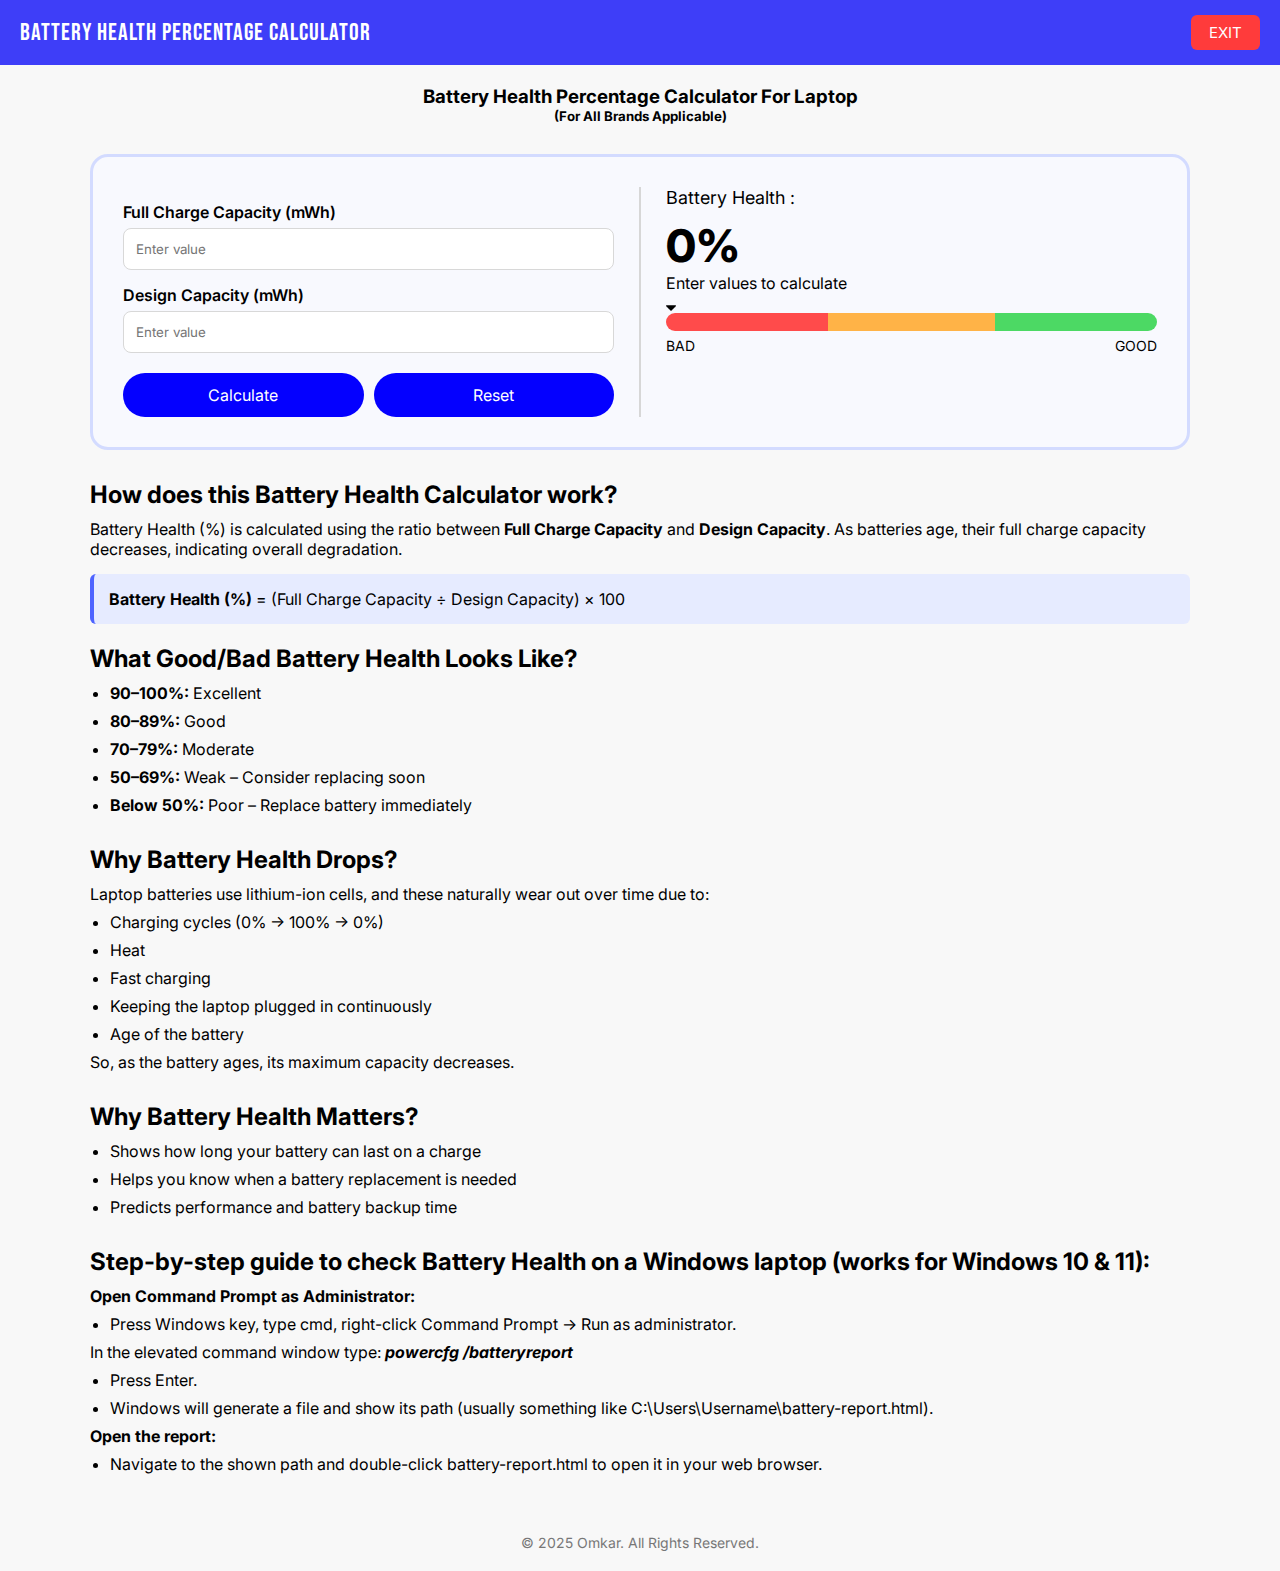
<file: Module 1/index.html>
<!DOCTYPE html>
<html lang="en">
<head>
    <meta charset="UTF-8" />
    <meta name="viewport" content="width=device-width, initial-scale=1.0" />
    <title>Battery Health Percentage Calculator</title>
    <link rel="preconnect" href="https://fonts.googleapis.com">
    <link rel="preconnect" href="https://fonts.gstatic.com" crossorigin>
    <link href="https://fonts.googleapis.com/css2?family=Bebas+Neue&family=Inter:ital,opsz,wght@0,14..32,100..900;1,14..32,100..900&display=swap" rel="stylesheet">
    <link rel="stylesheet" href="style.css" />
</head>

<body>
    <!-- HEADER -->
    <header class="header">
        <h2 style="color: white;">Battery Health Percentage Calculator</h2>
        <button class="exit-btn">EXIT</button>
    </header>

    <section align="center" class="title-section">
        <h3>Battery Health Percentage Calculator For Laptop</h3>
        <h5>(For All Brands Applicable)</h5>
    </section>

    <!-- MAIN CALCULATOR CARD -->
    <section class="calculator-box">

        <div class="calc-left">
            <label>Full Charge Capacity (mWh)</label>
            <input type="number" id="fullCap" placeholder="Enter value" />

            <label>Design Capacity (mWh)</label>
            <input type="number" id="designCap" placeholder="Enter value" />

            <div class="btn-group">
                <button class="btn-calc" onclick="calculateHealth()">Calculate</button>
                <button class="btn-reset" onclick="resetAll()">Reset</button>
            </div>
        </div>

        <div class="divider"></div>

        <div class="calc-right">
            <p class="result-label">Battery Health :</p>
            <h1 id="resultPercent">0%</h1>
            <p id="resultMessage" class="result-message">Enter values to calculate</p>

            <!-- BAD → GOOD BAR -->
            <div class="bar-container">
                <img id="indicator" src="caret-down.png" class="indicator" />

                <div class="bar">
                    <div class="bar-red"></div>
                    <div class="bar-orange"></div>
                    <div class="bar-green"></div>
                </div>

                <div class="bar-labels">
                    <span>BAD</span>
                    <span>GOOD</span>
                </div>
            </div>

        </div>

    </section>


    <!-- FORMULA SECTION -->
    <section class="formula-box">
        <h2>How does this Battery Health Calculator work?</h2>
        <p>
            Battery Health (%) is calculated using the ratio between <b>Full Charge Capacity</b> and
            <b>Design Capacity</b>. As batteries age, their full charge capacity decreases, indicating overall degradation.
        </p>

        <div class="formula">
            <p><b>Battery Health (%)</b> = (Full Charge Capacity ÷ Design Capacity) × 100</p>
        </div>

        <h2>What Good/Bad Battery Health Looks Like?</h2>
        <ul>
            <li><b>90–100%:</b> Excellent</li>
            <li><b>80–89%:</b> Good</li>
            <li><b>70–79%:</b> Moderate</li>
            <li><b>50–69%:</b> Weak – Consider replacing soon</li>
            <li><b>Below 50%:</b> Poor – Replace battery immediately</li>
        </ul>
    </section>

    <section class="formula-box">
        <h2>Why Battery Health Drops?</h2>
        <p>Laptop batteries use lithium-ion cells, and these naturally wear out over time due to: <br>
            <ul>
                <li>Charging cycles (0% → 100% → 0%)</li>
                <li>Heat</li>
                <li>Fast charging</li>
                <li>Keeping the laptop plugged in continuously</li>
                <li>Age of the battery</li>
            </ul>
                So, as the battery ages, its maximum capacity decreases.</p>
    </section>

    <section class="formula-box">
        <h2>Why Battery Health Matters?</h2>
        <ul>
            <li>Shows how long your battery can last on a charge</li>
            <li>Helps you know when a battery replacement is needed</li>
            <li>Predicts performance and battery backup time</li>
        </ul>
    </section>

    <section class="formula-box">
        <h2>Step-by-step guide to check Battery Health on a Windows laptop (works for Windows 10 & 11):</h2>
        <p><b>Open Command Prompt as Administrator:</b> <br>
            <ul>
                <li>Press Windows key, type cmd, right-click Command Prompt → Run as administrator.</li>
            </ul>
            <p>In the elevated command window type: <b><i>powercfg /batteryreport</i></b></p>
            <ul>
                <li>Press Enter.</li>
                <li>Windows will generate a file and show its path (usually something like C:\Users\Username\battery-report.html).</li>
            </ul>
            <b>Open the report:</b>
            <ul>
                <li>Navigate to the shown path and double-click battery-report.html to open it in your web browser.</li>
            </ul>
    </section>

    <section class="formula-box">
        <h2></h2>
        <p></p>
    </section>


    <!-- FOOTER -->
    <footer>
        © 2025 Omkar. All Rights Reserved.
    </footer>

    <script src="script.js"></script>
</body>
</html>
</file>
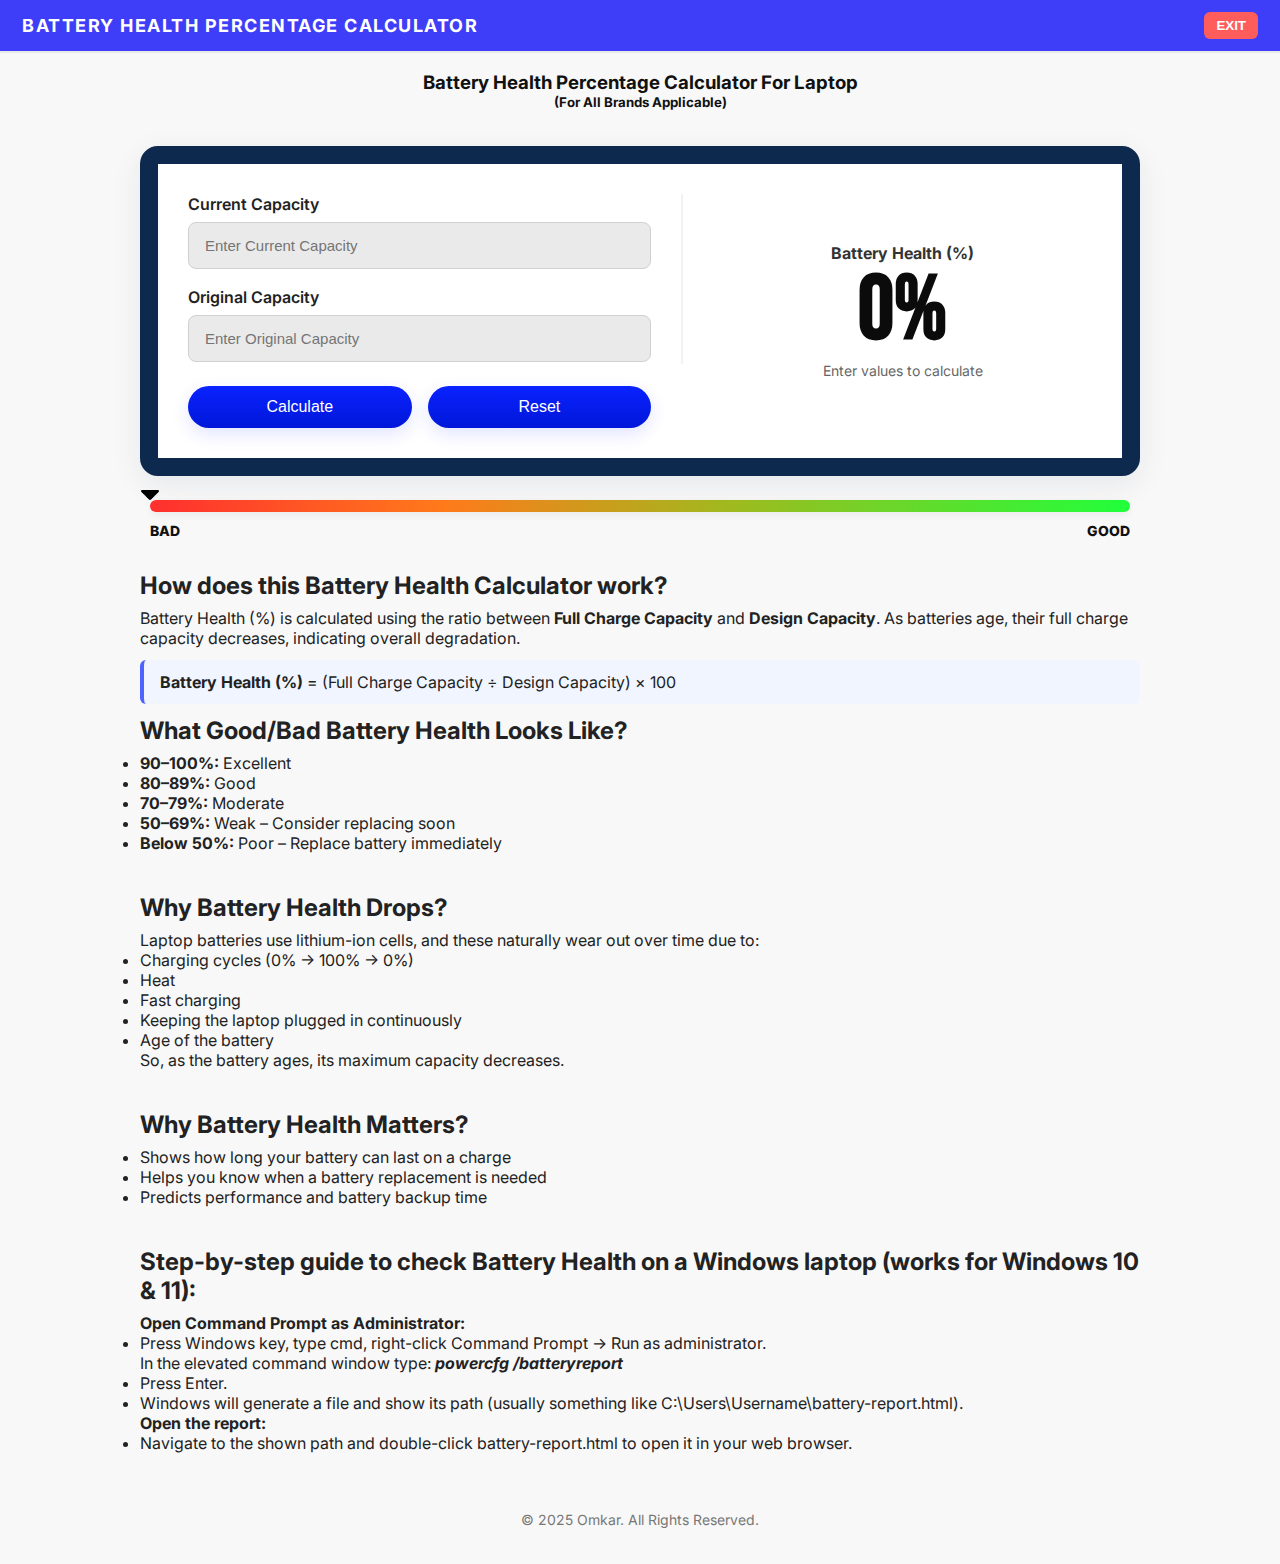
<file: Module 2/index1.html>
<!DOCTYPE html>
<html lang="en">
<head>
    <meta charset="UTF-8" />
    <meta name="viewport" content="width=device-width, initial-scale=1.0" />
    <title>Battery Health Percentage Calculator</title>

    <link rel="preconnect" href="https://fonts.googleapis.com">
    <link rel="preconnect" href="https://fonts.gstatic.com" crossorigin>
    <link href="https://fonts.googleapis.com/css2?family=Bebas+Neue&family=Inter:ital,opsz,wght@0,14..32,100..900;1,14..32,100..900&display=swap" rel="stylesheet">

    <link rel="stylesheet" href="style1.css" />
</head>

<body>
    <!-- HEADER -->
    <header class="header">
        <h2>BATTERY HEALTH PERCENTAGE CALCULATOR</h2>
        <button class="exit-btn">EXIT</button>
    </header>

    <section align="center" class="title-section">
        <h3>Battery Health Percentage Calculator For Laptop</h3>
        <h5>(For All Brands Applicable)</h5>
    </section>

    <!-- MAIN CALCULATOR CARD -->
    <section class="calculator-box">

        <div class="calc-left">
            <label for="fullCap">Current Capacity</label>
            <input type="number" id="fullCap" placeholder="Enter Current Capacity" />

            <label for="designCap">Original Capacity</label>
            <input type="number" id="designCap" placeholder="Enter Original Capacity" />

            <div class="btn-group">
                <button class="btn-calc" onclick="calculateHealth()">Calculate</button>
                <button class="btn-reset" onclick="resetAll()">Reset</button>
            </div>
        </div>

        <div class="divider"></div>

        <div class="calc-right">
            <p class="small-label">Battery Health (%)</p>
            <h1 id="resultPercent">0%</h1>
            <p id="resultMessage" class="result-message">Enter values to calculate</p>
        </div>

    </section>

    <!-- BAD → GOOD BAR -->
    <div class="bar-wrap">
        <img id="indicator" src="caret-down.png" class="indicator" alt="" />
        <div class="bar" id="healthBar"></div>
        <div class="bar-labels">
            <span>BAD</span>
            <span>GOOD</span>
        </div>
    </div>

    <!-- FORMULA & INFO (kept from original) -->
    <section class="formula-box">
        <h2>How does this Battery Health Calculator work?</h2>
        <p>
            Battery Health (%) is calculated using the ratio between <b>Full Charge Capacity</b> and
            <b>Design Capacity</b>. As batteries age, their full charge capacity decreases, indicating overall degradation.
        </p>

        <div class="formula">
            <p><b>Battery Health (%)</b> = (Full Charge Capacity ÷ Design Capacity) × 100</p>
        </div>

        <h2>What Good/Bad Battery Health Looks Like?</h2>
        <ul>
            <li><b>90–100%:</b> Excellent</li>
            <li><b>80–89%:</b> Good</li>
            <li><b>70–79%:</b> Moderate</li>
            <li><b>50–69%:</b> Weak – Consider replacing soon</li>
            <li><b>Below 50%:</b> Poor – Replace battery immediately</li>
        </ul>
    </section>

    <section class="formula-box">
        <h2>Why Battery Health Drops?</h2>
        <p>Laptop batteries use lithium-ion cells, and these naturally wear out over time due to: <br>
            <ul>
                <li>Charging cycles (0% → 100% → 0%)</li>
                <li>Heat</li>
                <li>Fast charging</li>
                <li>Keeping the laptop plugged in continuously</li>
                <li>Age of the battery</li>
            </ul>
                So, as the battery ages, its maximum capacity decreases.</p>
    </section>

    <section class="formula-box">
        <h2>Why Battery Health Matters?</h2>
        <ul>
            <li>Shows how long your battery can last on a charge</li>
            <li>Helps you know when a battery replacement is needed</li>
            <li>Predicts performance and battery backup time</li>
        </ul>
    </section>

    <section class="formula-box">
        <h2>Step-by-step guide to check Battery Health on a Windows laptop (works for Windows 10 & 11):</h2>
        <p><b>Open Command Prompt as Administrator:</b> <br>
            <ul>
                <li>Press Windows key, type cmd, right-click Command Prompt → Run as administrator.</li>
            </ul>
            <p>In the elevated command window type: <b><i>powercfg /batteryreport</i></b></p>
            <ul>
                <li>Press Enter.</li>
                <li>Windows will generate a file and show its path (usually something like C:\Users\Username\battery-report.html).</li>
            </ul>
            <b>Open the report:</b>
            <ul>
                <li>Navigate to the shown path and double-click battery-report.html to open it in your web browser.</li>
            </ul>
    </section>

    <section class="formula-box">
        <h2></h2>
        <p></p>
    </section>

    <footer>
        © 2025 Omkar. All Rights Reserved.
    </footer>

    <script src="script1.js"></script>
</body>
</html>
</file>
<file: Module 1/style.css>
* {
    margin: 0;
    padding: 0;
    box-sizing: border-box;
    font-family: 'Inter', sans-serif;
}

body {
    background: #F8F8F8;
    color: #000;
}


/* HEADER */
.header {
    display: flex;
    justify-content: space-between;
    align-items: center;
    background: #3E3EF8;
    padding: 15px 20px;
}

.header h2 {
    font-family: 'Bebas Neue', cursive;
    font-weight: 400;
    letter-spacing: 1px;
}

.exit-btn {
    background: #ff3b3b;
    color: white;
    border: none;
    padding: 8px 18px;
    border-radius: 6px;
    font-size: 15px;
    cursor: pointer;
}

.title-section {
    margin: 20px auto;
    text-align: center;
}

/* MAIN CALCULATOR BOX */
.calculator-box {
    width: 90%;
    max-width: 1100px;
    margin: 30px auto;
    background: #f8f9fe;
    padding: 30px;
    border-radius: 18px;
    border: 3px solid #d3dbff;
    display: flex;
    gap: 25px;
    flex-wrap: wrap;
}

.calc-left,
.calc-right {
    flex: 1;
    min-width: 260px;
}

label {
    font-weight: 600;
    margin-top: 15px;
    display: block;
}

input {
    width: 100%;
    padding: 12px;
    border-radius: 8px;
    margin-top: 6px;
    border: 1px solid #d8d8d8;
}

.btn-group {
    margin-top: 20px;
    display: flex;
    gap: 10px;
}

.btn-calc {
    flex: 1;
    padding: 12px;
    background: #0400FF;
    border: none;
    border-radius: 25px;
    color: white;
    font-size: 16px;
}

.btn-reset {
    flex: 1;
    padding: 12px;
    background: #0400FF;
    border: none;
    border-radius: 25px;
    color: white;
    font-size: 16px;
}

.divider {
    width: 2px;
    background: #d7d7d7;
}

/* RESULT SECTION */
.result-label {
    font-size: 18px;
    margin-bottom: 10px;
}

#resultPercent {
    font-size: 45px;
    font-weight: 800;
}

.result-message {
    font-size: 16px;
    margin-bottom: 20px;
}

/* BAR */
.bar-container {
    margin-top: 20px;
    position: relative;
}

.indicator {
    width: 10px;
    position: absolute;
    top: -10px;
    left: 0;
    transition: 0.4s ease;
}

.bar {
    width: 100%;
    height: 18px;
    border-radius: 12px;
    display: flex;
    overflow: hidden;
}

.bar-red {
    width: 33%;
    background: #ff4b4b;
}

.bar-orange {
    width: 34%;
    background: #ffb347;
}

.bar-green {
    width: 33%;
    background: #4cd964;
}

.bar-labels {
    display: flex;
    justify-content: space-between;
    font-size: 14px;
    margin-top: 6px;
}

/* FORMULA SECTION */
.formula-box {
    width: 90%;
    max-width: 1100px;
    margin: 30px auto;
}

.formula-box h2 {
    margin-top: 20px;
    margin-bottom: 10px;
}

.formula {
    background: #e6ebff;
    padding: 15px;
    border-left: 4px solid #4d63ff;
    margin: 15px 0;
    border-radius: 6px;
}

ul {
    margin-left: 20px;
}

ul li {
    margin: 8px 0;
}

/* FOOTER */
footer {
    text-align: center;
    padding: 20px;
    margin-top: 40px;
    font-size: 14px;
    color: #777;
}

/* RESPONSIVE */
@media (max-width: 768px) {
    .divider {
        display: none;
    }
    .calculator-box {
        flex-direction: column;
    }
}
</file>
<file: Module 2/style1.css>
/* Reset + base */
* { box-sizing: border-box; margin: 0; padding: 0; }
html,body { height: 100%; }
body {
    font-family: 'Inter', sans-serif;
    background: #F8F8F8;
    color: #111;
    -webkit-font-smoothing:antialiased;
    -moz-osx-font-smoothing:grayscale;
}

/* HEADER */
.header {
    display: flex;
    justify-content: space-between;
    align-items: center;
    background: #3E3EF8;
    padding: 12px 22px;
    box-shadow: 0 2px 0 rgba(0,0,0,0.06);
}
.header h2 {
    color: #fff;
    font-family: 'Inter', sans-serif;
    font-size: 18px;
    letter-spacing: 1.5px;
}
.exit-btn {
    background: #ff5c5c;
    color: #fff;
    border: none;
    padding: 6px 12px;
    border-radius: 6px;
    font-weight: 700;
    cursor: pointer;
}

.title-section {
    margin: 20px auto;
    text-align: center;
}

/* CALCULATOR CARD (thick outer border like design) */
.calculator-box {
    width: 80%;
    max-width: 1000px;
    margin: 36px auto 18px;
    background: #ffffff;
    border-radius: 18px;
    padding: 30px;
    display: flex;
    gap: 30px;
    align-items: center;
    position: relative;
    border: 18px solid #0d294d; /* thick dark navy border to match design */
    box-shadow: 0 8px 30px rgba(13,41,77,0.08);
}

/* Left column */
.calc-left { flex: 1.1; min-width: 300px; }
.calc-right { flex: 0.9; min-width: 260px; text-align: center; }

/* Labels + inputs */
label {
    display: block;
    margin-bottom: 8px;
    color: #222;
    font-weight: 600;
}
input[type="number"] {
    width: 100%;
    padding: 14px 16px;
    border-radius: 8px;
    background: #eaeaea;
    border: 1px solid #d0d0d0;
    margin-bottom: 18px;
    font-size: 15px;
}

/* Buttons */
.btn-group { display: flex; gap: 16px; margin-top: 6px; }
.btn-calc, .btn-reset {
    flex: 1;
    padding: 12px 20px;
    border-radius: 28px;
    border: none;
    color: #fff;
    font-size: 16px;
    cursor: pointer;
    background: linear-gradient(180deg,#0a22ff,#0017d9);
    box-shadow: 0 6px 18px rgba(10,34,255,0.12);
}
.btn-reset { background: linear-gradient(180deg,#0a22ff,#0017d9); }

/* Divider */
.divider { width: 2px; height: 170px; background: rgba(13,41,77,0.06); align-self: stretch; border-radius: 2px; }

/* Right column: battery health display */
.small-label { color: #333; font-weight: 700; margin-bottom: 6px; }
#resultPercent {
    font-family: 'Bebas Neue', cursive;
    font-size: 90px;
    line-height: 0.95;
    color: #0b0b0b;
    margin: 6px 0;
}
.result-message {
    color: #666;
    font-size: 14px;
    margin-top: 8px;
}

/* BAD→GOOD BAR area */
.bar-wrap {
    width: 80%;
    max-width: 980px;
    margin: 24px auto 32px;
    position: relative;
}
.bar {
    height: 12px;
    border-radius: 10px;
    background: linear-gradient(90deg, #ff2f2f 0%, #ff7a1a 30%, #9dbb1f 60%, #20ff3a 100%);
    box-shadow: 0 3px 8px rgba(0,0,0,0.06);
}
.indicator {
    width: 18px;
    position: absolute;
    top: -14px;
    left: 0;
    transition: left 0.35s cubic-bezier(.2,.9,.3,1);
    transform: translateX(-50%);
}

/* labels under bar */
.bar-labels {
    display: flex;
    justify-content: space-between;
    margin-top: 10px;
    font-weight: 800;
    color: #111;
    font-size: 14px;
}

/* formula & other sections kept smaller */
.formula-box {
    width: 80%;
    max-width: 1000px;
    margin: 16px auto 40px;
    color: #222;
}
.formula-box h2 { margin-bottom: 8px; }
.formula { background: #f0f5ff; padding: 12px 16px; border-left: 4px solid #4d63ff; border-radius: 6px; margin: 12px 0;}

/* footer */
footer { text-align: center; color: #777; padding: 18px 0 36px; font-size: 14px; }

/* Responsive tweaks */
@media (max-width: 880px) {
    .calculator-box { flex-direction: column; padding: 22px; }
    .divider { display: none; height: 0; width: 100%; }
    #resultPercent { font-size: 64px; }
    .bar-wrap { width: 90%; }
}
</file>
